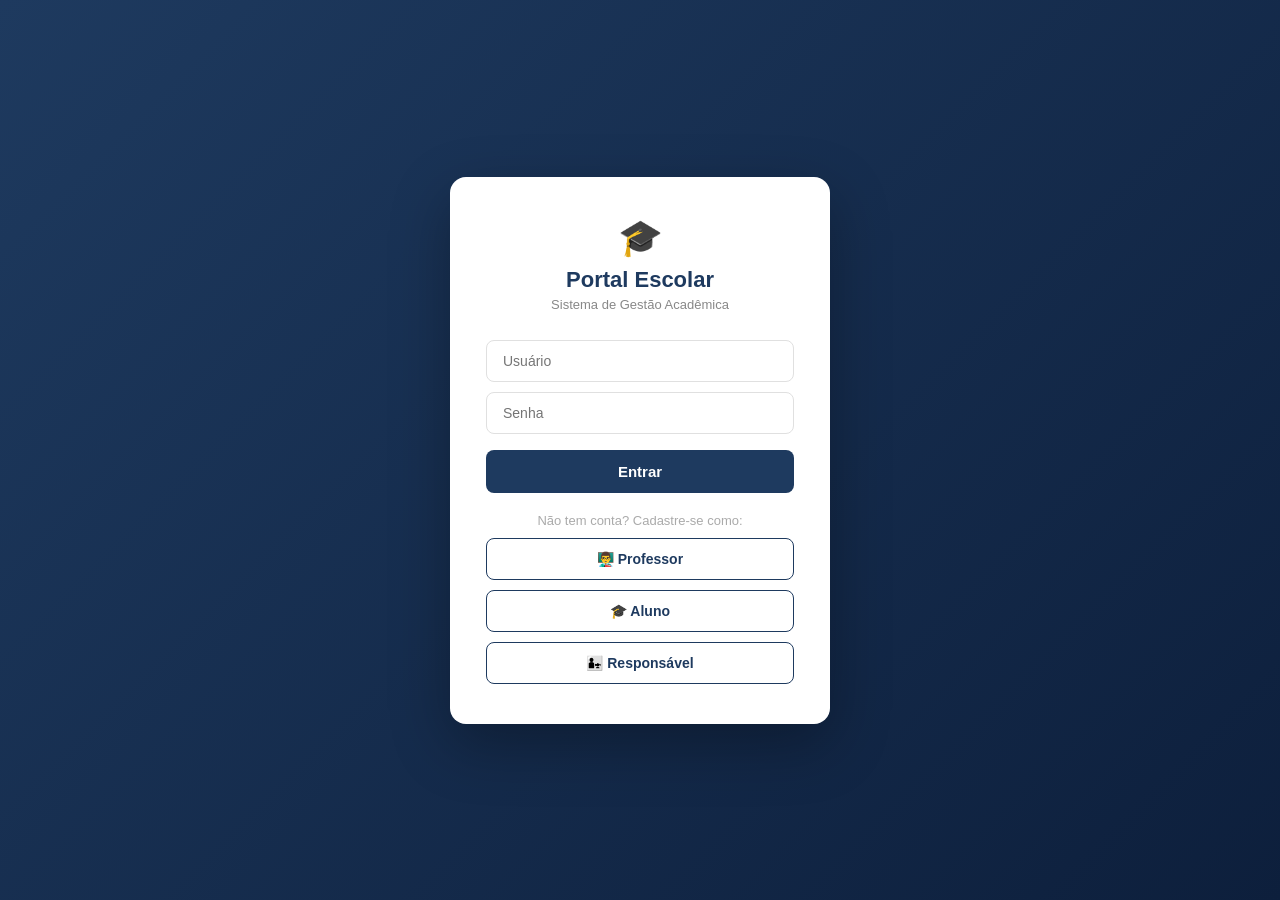
<file: frontend/portal-frontend/index.html>
<!DOCTYPE html>
<html lang="pt-br">
<head>
    <meta charset="UTF-8">
    <meta name="viewport" content="width=device-width, initial-scale=1.0">
    <title>Portal Escolar — Login</title>
    <link rel="stylesheet" href="style.css">
</head>
<body>
<div class="container">
    <div class="card">
        <div class="logo">
            <span>🎓</span>
            <h1>Portal Escolar</h1>
            <p>Sistema de Gestão Acadêmica</p>
        </div>

        <input id="loginUsuario" type="text" placeholder="Usuário">
        <input id="loginSenha" type="password" placeholder="Senha">

        <button class="btn-primary" onclick="login()">Entrar</button>

        <div class="divider">Não tem conta? Cadastre-se como:</div>

        <a href="cadastro-professor.html"><button class="btn-secondary">👨‍🏫 Professor</button></a>
        <a href="cadastro-aluno.html"><button class="btn-secondary">🎓 Aluno</button></a>
        <a href="cadastro-responsavel.html"><button class="btn-secondary">👨‍👧 Responsável</button></a>
    </div>
</div>
<script src="script.js"></script>
</body>
</html>
</file>
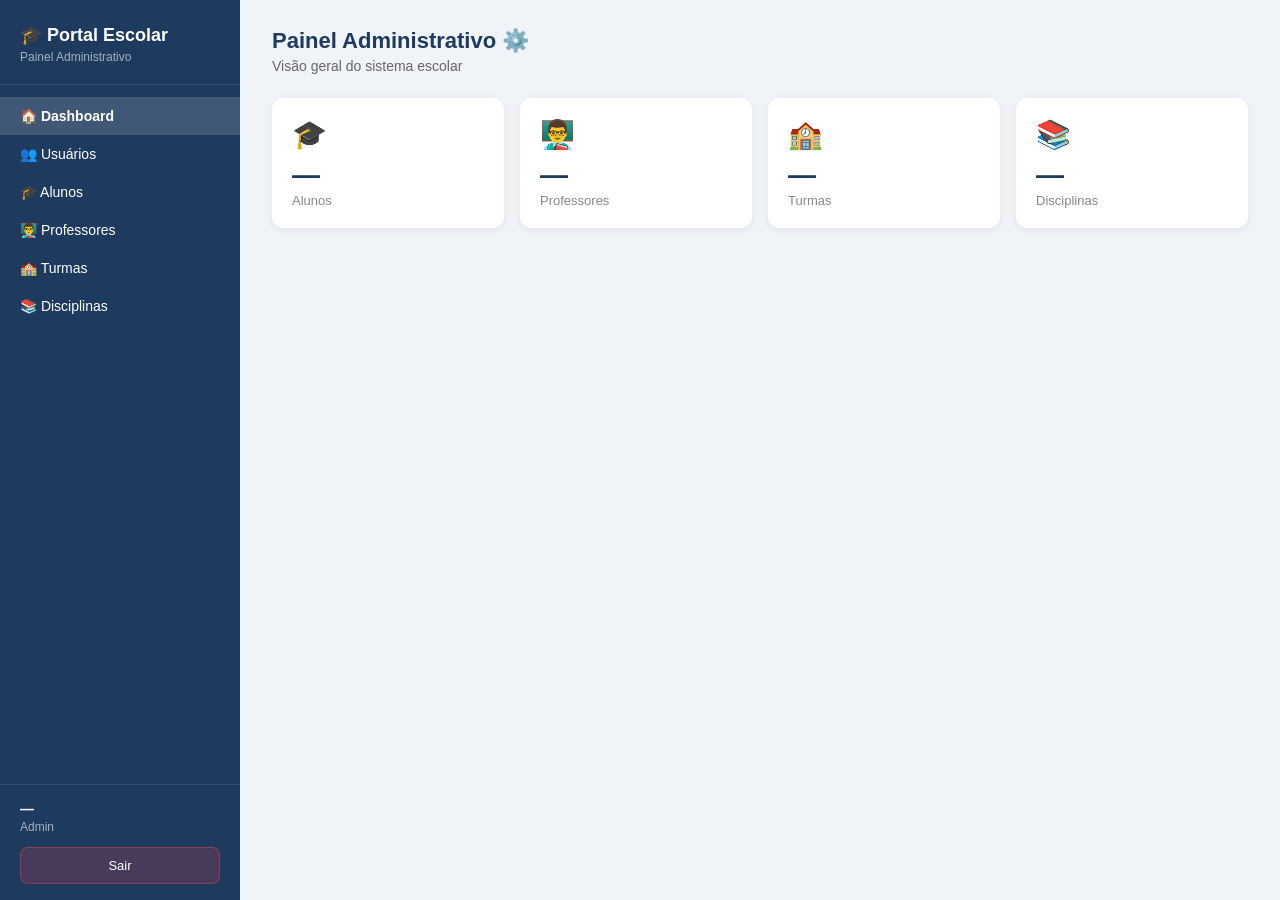
<file: frontend/portal-frontend/admin.html>
<!DOCTYPE html>
<html lang="pt-br">
<head>
    <meta charset="UTF-8">
    <meta name="viewport" content="width=device-width, initial-scale=1.0">
    <title>Painel Admin — Portal Escolar</title>
    <link rel="stylesheet" href="logado.css">
</head>
<body>
<div class="layout">

    <aside class="sidebar">
        <div class="sidebar-header">
            <h2>🎓 Portal Escolar</h2>
            <p>Painel Administrativo</p>
        </div>
        <nav>
            <ul>
                <li data-secao="dashboard" class="active" onclick="mostrarSecao('dashboard')">🏠 Dashboard</li>
                <li data-secao="usuarios" onclick="mostrarSecao('usuarios')">👥 Usuários</li>
                <li data-secao="alunos" onclick="mostrarSecao('alunos')">🎓 Alunos</li>
                <li data-secao="professores" onclick="mostrarSecao('professores')">👨‍🏫 Professores</li>
                <li data-secao="turmas" onclick="mostrarSecao('turmas')">🏫 Turmas</li>
                <li data-secao="disciplinas" onclick="mostrarSecao('disciplinas')">📚 Disciplinas</li>
            </ul>
        </nav>
        <div class="sidebar-footer">
            <div class="user-info">
                <strong id="usuarioLogado">—</strong>
                <span id="tipoUsuario">Admin</span>
            </div>
            <button class="btn-logout" onclick="logout()">Sair</button>
        </div>
    </aside>

    <main class="content">

        <!-- DASHBOARD -->
        <section id="dashboard" class="active">
            <div class="page-header">
                <h1>Painel Administrativo ⚙️</h1>
                <p>Visão geral do sistema escolar</p>
            </div>
            <div class="cards-grid">
                <div class="stat-card">
                    <div class="stat-icon">🎓</div>
                    <div class="stat-value" id="totalAlunos">—</div>
                    <div class="stat-label">Alunos</div>
                </div>
                <div class="stat-card">
                    <div class="stat-icon">👨‍🏫</div>
                    <div class="stat-value" id="totalProfessores">—</div>
                    <div class="stat-label">Professores</div>
                </div>
                <div class="stat-card">
                    <div class="stat-icon">🏫</div>
                    <div class="stat-value" id="totalTurmas">—</div>
                    <div class="stat-label">Turmas</div>
                </div>
                <div class="stat-card">
                    <div class="stat-icon">📚</div>
                    <div class="stat-value" id="totalDisciplinas">—</div>
                    <div class="stat-label">Disciplinas</div>
                </div>
            </div>
        </section>

        <!-- USUÁRIOS -->
        <section id="usuarios">
            <div class="page-header">
                <h1>👥 Usuários</h1>
                <p>Todos os usuários cadastrados no sistema</p>
            </div>
            <div class="section-card">
                <h2>Lista de Usuários</h2>
                <table>
                    <thead>
                        <tr><th>Nome</th><th>Usuário</th><th>Perfil</th></tr>
                    </thead>
                    <tbody id="listaUsuarios"></tbody>
                </table>
            </div>
        </section>

        <!-- ALUNOS -->
        <section id="alunos">
            <div class="page-header"><h1>🎓 Alunos</h1></div>
            <div class="section-card">
                <h2>Alunos Cadastrados</h2>
                <ul class="lista" id="listaAlunos"></ul>
            </div>
        </section>

        <!-- PROFESSORES -->
        <section id="professores">
            <div class="page-header"><h1>👨‍🏫 Professores</h1></div>
            <div class="section-card">
                <h2>Professores Cadastrados</h2>
                <ul class="lista" id="listaProfessores"></ul>
            </div>
        </section>

        <!-- TURMAS -->
        <section id="turmas">
            <div class="page-header"><h1>🏫 Turmas</h1></div>
            <div class="section-card">
                <h2>Criar Nova Turma</h2>
                <div class="form-row">
                    <input id="turmaNome"    type="text" placeholder="Nome (ex: 3º Ano A)">
                    <input id="turmaAno"     type="text" placeholder="Ano (ex: 2025)">
                    <input id="turmaPeriodo" type="text" placeholder="Período (Manhã/Tarde/Noite)">
                    <button class="btn btn-primary" onclick="criarTurma()">Criar</button>
                </div>
                <p id="turmaMensagem" style="margin:8px 0;font-size:14px;"></p>
                <h2 style="margin-top:16px;">Turmas Cadastradas</h2>
                <ul class="lista" id="listaTurmas"></ul>
            </div>
        </section>

        <!-- DISCIPLINAS -->
        <section id="disciplinas">
            <div class="page-header"><h1>📚 Disciplinas</h1></div>
            <div class="section-card">
                <h2>Criar Nova Disciplina</h2>
                <div class="form-row">
                    <input id="discNome"   type="text" placeholder="Nome (ex: Matemática)">
                    <input id="discCodigo" type="text" placeholder="Código (ex: MAT101)">
                    <button class="btn btn-primary" onclick="criarDisciplina()">Criar</button>
                </div>
                <p id="discMensagem" style="margin:8px 0;font-size:14px;"></p>
                <h2 style="margin-top:16px;">Disciplinas Cadastradas</h2>
                <ul class="lista" id="listaDisciplinas"></ul>
            </div>
        </section>

    </main>
</div>

<script src="script.js"></script>
<script>
    mostrarUsuario();

    function criarTurma() {
        const nome    = document.getElementById("turmaNome").value.trim();
        const ano     = document.getElementById("turmaAno").value.trim();
        const periodo = document.getElementById("turmaPeriodo").value.trim();
        if (!nome || !ano || !periodo) { alert("Preencha todos os campos!"); return; }
        fetch("http://localhost:8080/api/turmas", {
            method: "POST", headers: authHeaders(),
            body: JSON.stringify({ nome, ano, periodo })
        })
        .then(r => r.json())
        .then(() => {
            document.getElementById("turmaMensagem").innerText = "✅ Turma criada!";
            carregarTurmas();
        }).catch(() => { document.getElementById("turmaMensagem").innerText = "❌ Erro ao criar turma."; });
    }

    function criarDisciplina() {
        const nome   = document.getElementById("discNome").value.trim();
        const codigo = document.getElementById("discCodigo").value.trim();
        if (!nome) { alert("Informe o nome da disciplina!"); return; }
        fetch("http://localhost:8080/api/disciplinas", {
            method: "POST", headers: authHeaders(),
            body: JSON.stringify({ nome, codigo })
        })
        .then(r => r.json())
        .then(() => {
            document.getElementById("discMensagem").innerText = "✅ Disciplina criada!";
            carregarDisciplinas();
        }).catch(() => { document.getElementById("discMensagem").innerText = "❌ Erro ao criar disciplina."; });
    }

    // Dashboard stats
    fetch("http://localhost:8080/api/alunos",      { headers: authHeaders() }).then(r=>r.json()).then(d=>{ document.getElementById("totalAlunos").innerText = d.length; }).catch(()=>{});
    fetch("http://localhost:8080/api/professores", { headers: authHeaders() }).then(r=>r.json()).then(d=>{ document.getElementById("totalProfessores").innerText = d.length; }).catch(()=>{});
    fetch("http://localhost:8080/api/turmas",      { headers: authHeaders() }).then(r=>r.json()).then(d=>{ document.getElementById("totalTurmas").innerText = d.length; }).catch(()=>{});
    fetch("http://localhost:8080/api/disciplinas", { headers: authHeaders() }).then(r=>r.json()).then(d=>{ document.getElementById("totalDisciplinas").innerText = d.length; }).catch(()=>{});
</script>
</body>
</html>
</file>
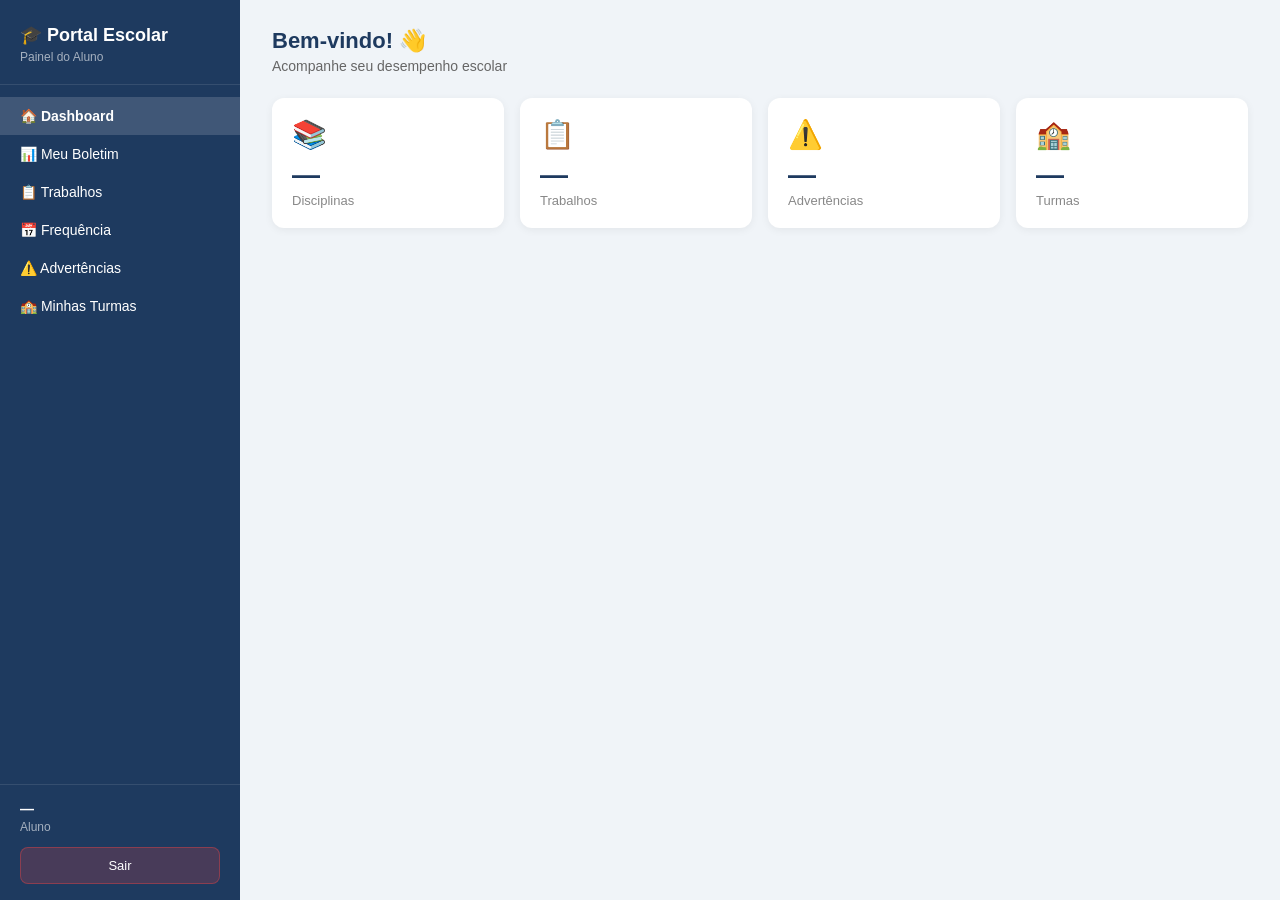
<file: frontend/portal-frontend/aluno.html>
<!DOCTYPE html>
<html lang="pt-br">
<head>
    <meta charset="UTF-8">
    <meta name="viewport" content="width=device-width, initial-scale=1.0">
    <title>Painel Aluno — Portal Escolar</title>
    <link rel="stylesheet" href="logado.css">
</head>
<body>
<div class="layout">
    <aside class="sidebar">
        <div class="sidebar-header"><h2>🎓 Portal Escolar</h2><p>Painel do Aluno</p></div>
        <nav><ul>
            <li data-secao="dashboard" class="active" onclick="mostrarSecao('dashboard')">🏠 Dashboard</li>
            <li data-secao="boletim" onclick="mostrarSecao('boletim')">📊 Meu Boletim</li>
            <li data-secao="trabalhos" onclick="mostrarSecao('trabalhos')">📋 Trabalhos</li>
            <li data-secao="frequencias" onclick="mostrarSecao('frequencias')">📅 Frequência</li>
            <li data-secao="advertencias" onclick="mostrarSecao('advertencias')">⚠️ Advertências</li>
            <li data-secao="turmas" onclick="mostrarSecao('turmas')">🏫 Minhas Turmas</li>
        </ul></nav>
        <div class="sidebar-footer">
            <div class="user-info"><strong id="usuarioLogado">—</strong><span id="tipoUsuario">Aluno</span></div>
            <button class="btn-logout" onclick="logout()">Sair</button>
        </div>
    </aside>

    <main class="content">

        <!-- DASHBOARD -->
        <section id="dashboard" class="active">
            <div class="page-header"><h1>Bem-vindo! 👋</h1><p>Acompanhe seu desempenho escolar</p></div>
            <div class="cards-grid">
                <div class="stat-card"><div class="stat-icon">📚</div><div class="stat-value" id="totalDisciplinas">—</div><div class="stat-label">Disciplinas</div></div>
                <div class="stat-card"><div class="stat-icon">📋</div><div class="stat-value" id="totalTrabalhos">—</div><div class="stat-label">Trabalhos</div></div>
                <div class="stat-card"><div class="stat-icon">⚠️</div><div class="stat-value" id="totalAdvertencias">—</div><div class="stat-label">Advertências</div></div>
                <div class="stat-card"><div class="stat-icon">🏫</div><div class="stat-value" id="totalTurmas">—</div><div class="stat-label">Turmas</div></div>
            </div>
        </section>

        <!-- BOLETIM -->
        <section id="boletim">
            <div class="page-header"><h1>📊 Meu Boletim</h1><p>Notas por disciplina e bimestre</p></div>
            <div class="section-card">
                <h2>Boletim Escolar</h2>
                <div id="boletimContainer"><p style="color:#888;text-align:center;padding:20px">Carregando boletim...</p></div>
            </div>
        </section>

        <!-- TRABALHOS -->
        <section id="trabalhos">
            <div class="page-header"><h1>📋 Trabalhos</h1><p>Trabalhos e prazos das suas turmas</p></div>
            <div class="section-card"><h2>Trabalhos Pendentes e Realizados</h2><ul class="lista" id="listaTrabalhos"></ul></div>
        </section>

        <!-- FREQUÊNCIA -->
        <section id="frequencias">
            <div class="page-header"><h1>📅 Frequência</h1><p>Histórico de presença</p></div>
            <div class="section-card"><h2>Registros de Presença</h2><ul class="lista" id="listaFrequencias"></ul></div>
        </section>

        <!-- ADVERTÊNCIAS -->
        <section id="advertencias">
            <div class="page-header"><h1>⚠️ Advertências</h1><p>Ocorrências disciplinares</p></div>
            <div class="section-card"><h2>Minhas Advertências</h2><ul class="lista" id="listaAdvertencias"></ul></div>
        </section>

        <!-- TURMAS -->
        <section id="turmas">
            <div class="page-header"><h1>🏫 Minhas Turmas</h1></div>
            <div class="section-card"><h2>Turmas Matriculado</h2><ul class="lista" id="listaTurmas"></ul></div>
        </section>

    </main>
</div>
<script src="script.js"></script>
<script>
    mostrarUsuario();
    const u = getUsuario();

    // Boletim ao abrir
    setTimeout(() => { if (u) carregarBoletim(u.id); }, 500);

    // Dashboard stats
    fetch(API + "/disciplinas", { headers: authHeaders() }).then(r=>r.json()).then(d=>{ document.getElementById("totalDisciplinas").innerText = d.length; }).catch(()=>{});
    fetch(API + "/trabalhos", { headers: authHeaders() }).then(r=>r.json()).then(d=>{ document.getElementById("totalTrabalhos").innerText = d.length; }).catch(()=>{});
    fetch(API + "/turmas", { headers: authHeaders() }).then(r=>r.json()).then(d=>{ document.getElementById("totalTurmas").innerText = d.length; }).catch(()=>{});
    if (u) fetch(API + "/advertencias/aluno/" + u.id, { headers: authHeaders() }).then(r=>r.json()).then(d=>{ document.getElementById("totalAdvertencias").innerText = d.length; }).catch(()=>{});
</script>
</body>
</html>
</file>
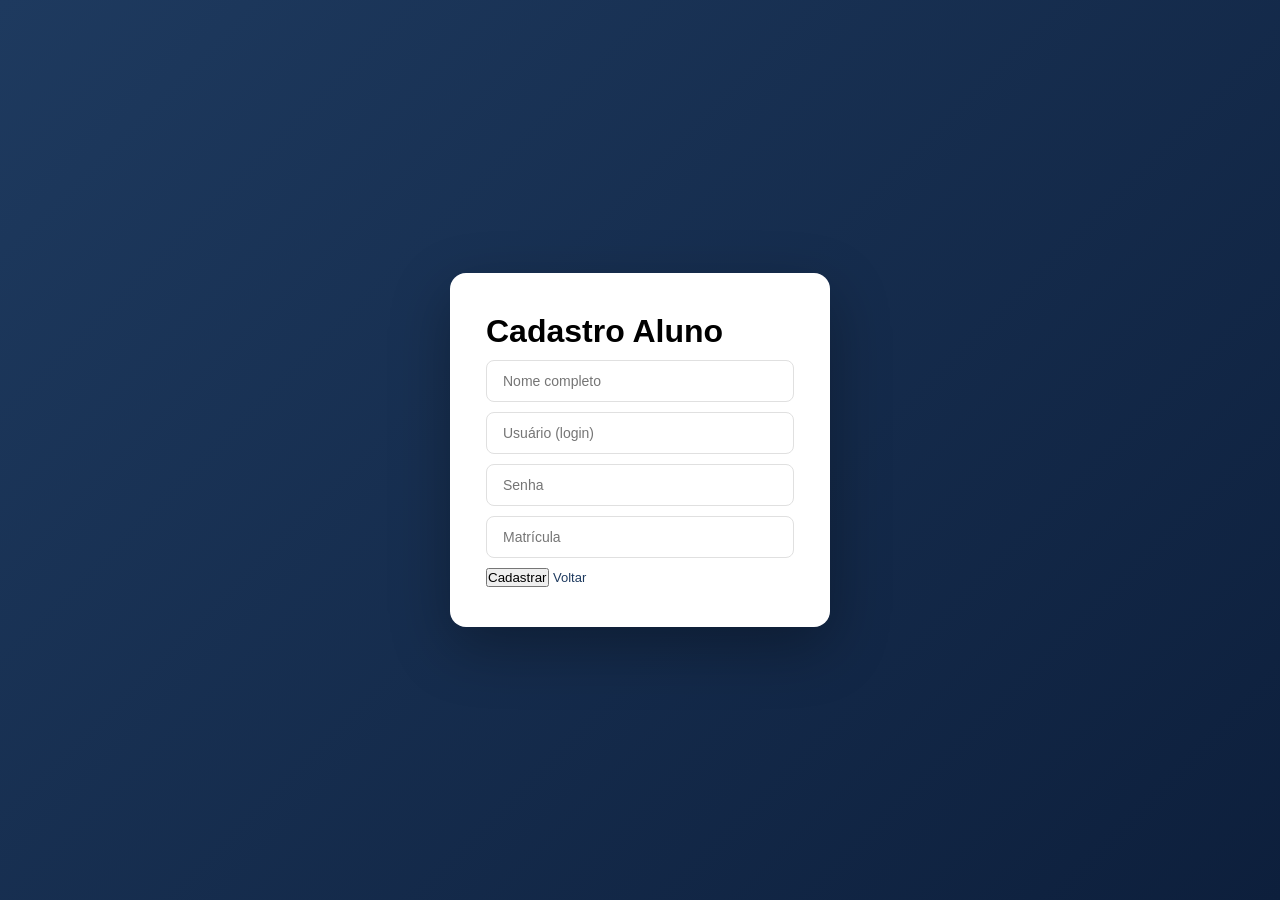
<file: frontend/portal-frontend/cadastro-aluno.html>
<!DOCTYPE html>
<html lang="pt-br">
<head>
    <meta charset="UTF-8">
    <title>Cadastro Aluno - Portal Escolar</title>
    <link rel="stylesheet" href="style.css">
    <script src="script.js"></script>
</head>
<body>

<div class="container">
    <div class="card">
        <h1>Cadastro Aluno</h1>

        <input id="nome"      type="text"     placeholder="Nome completo">
        <input id="usuario"   type="text"     placeholder="Usuário (login)">
        <input id="senha"     type="password" placeholder="Senha">
        <input id="matricula" type="text"     placeholder="Matrícula">

        <button onclick="cadastrarAluno()">Cadastrar</button>

        <a href="index.html">Voltar</a>
    </div>
</div>

</body>
</html>
</file>
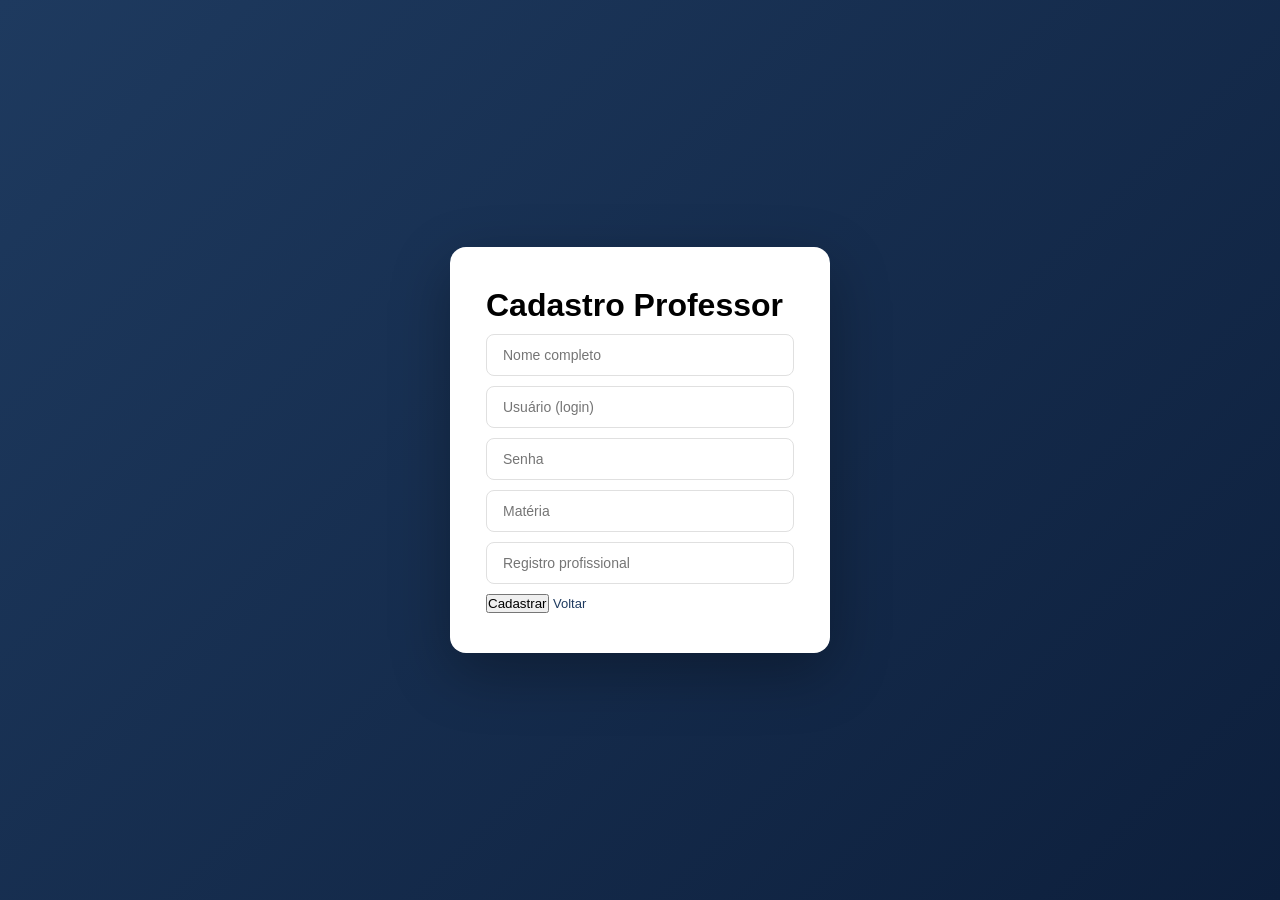
<file: frontend/portal-frontend/cadastro-professor.html>
<!DOCTYPE html>
<html lang="pt-br">
<head>
    <meta charset="UTF-8">
    <title>Cadastro Professor - Portal Escolar</title>
    <link rel="stylesheet" href="style.css">
    <script src="script.js"></script>
</head>
<body>

<div class="container">
    <div class="card">
        <h1>Cadastro Professor</h1>

        <input id="nome"      type="text"     placeholder="Nome completo">
        <input id="usuario"   type="text"     placeholder="Usuário (login)">
        <input id="senha"     type="password" placeholder="Senha">
        <input id="materia"   type="text"     placeholder="Matéria">
        <input id="registro"  type="text"     placeholder="Registro profissional">

        <button onclick="cadastrarProfessor()">Cadastrar</button>

        <a href="index.html">Voltar</a>
    </div>
</div>

</body>
</html>
</file>
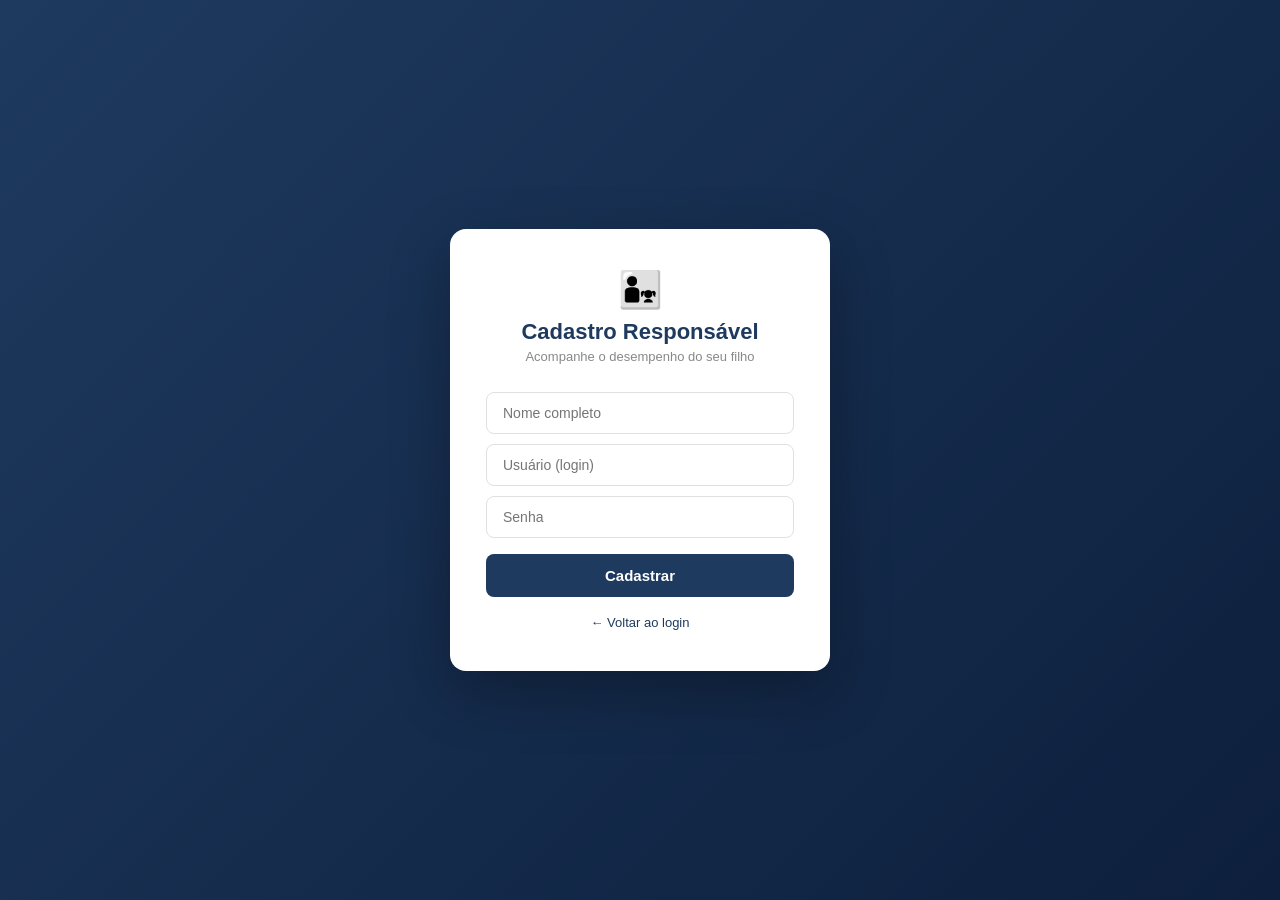
<file: frontend/portal-frontend/cadastro-responsavel.html>
<!DOCTYPE html>
<html lang="pt-br">
<head>
    <meta charset="UTF-8">
    <meta name="viewport" content="width=device-width, initial-scale=1.0">
    <title>Cadastro Responsável — Portal Escolar</title>
    <link rel="stylesheet" href="style.css">
</head>
<body>
<div class="container">
    <div class="card">
        <div class="logo">
            <span>👨‍👧</span>
            <h1>Cadastro Responsável</h1>
            <p>Acompanhe o desempenho do seu filho</p>
        </div>

        <input id="nome"    type="text"     placeholder="Nome completo">
        <input id="usuario" type="text"     placeholder="Usuário (login)">
        <input id="senha"   type="password" placeholder="Senha">

        <button class="btn-primary" onclick="cadastrarResponsavel()">Cadastrar</button>

        <div class="text-center">
            <a href="index.html">← Voltar ao login</a>
        </div>
    </div>
</div>
<script src="script.js"></script>
</body>
</html>
</file>
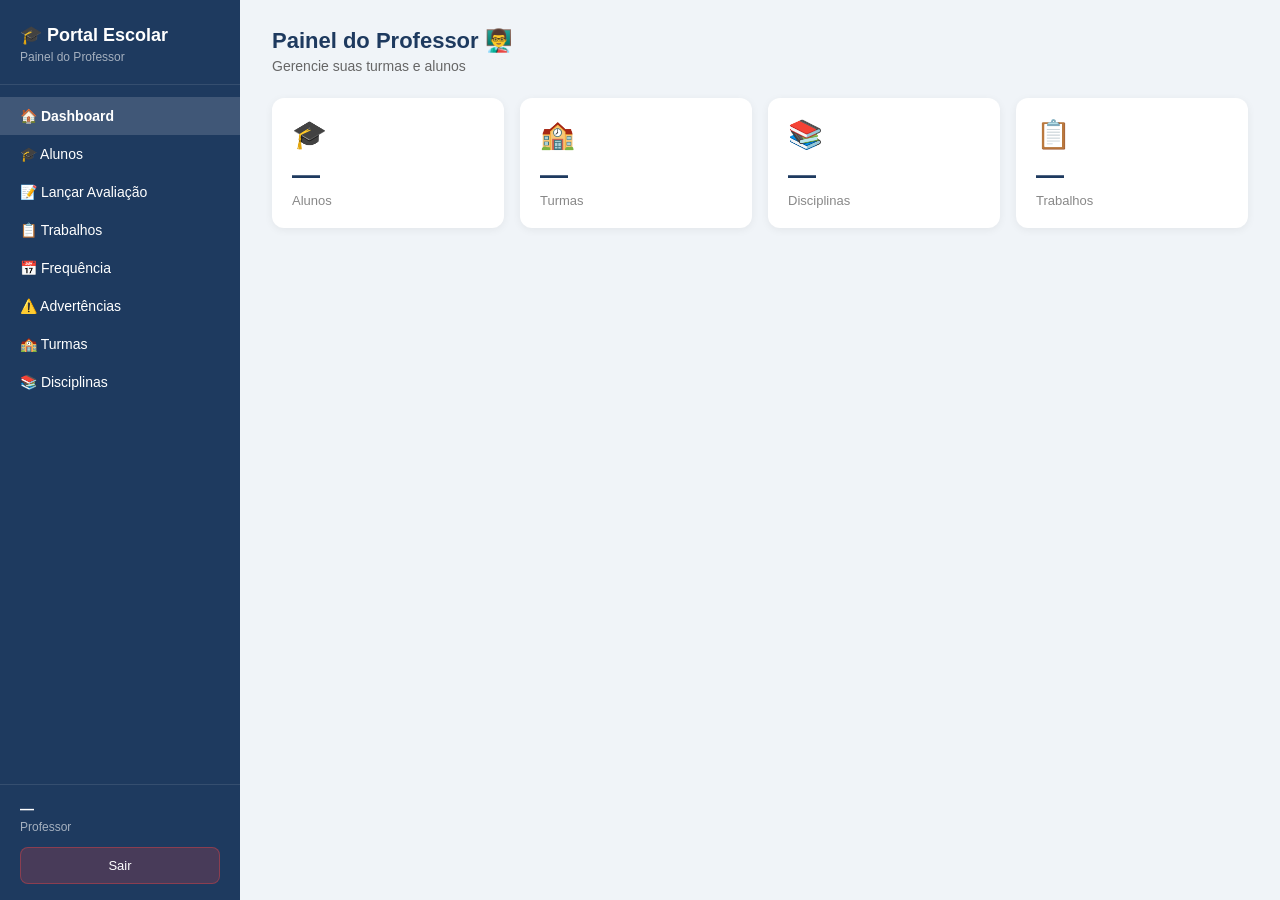
<file: frontend/portal-frontend/professor.html>
<!DOCTYPE html>
<html lang="pt-br">
<head>
    <meta charset="UTF-8">
    <meta name="viewport" content="width=device-width, initial-scale=1.0">
    <title>Painel Professor — Portal Escolar</title>
    <link rel="stylesheet" href="logado.css">
</head>
<body>
<div class="layout">
    <aside class="sidebar">
        <div class="sidebar-header"><h2>🎓 Portal Escolar</h2><p>Painel do Professor</p></div>
        <nav><ul>
            <li data-secao="dashboard" class="active" onclick="mostrarSecao('dashboard')">🏠 Dashboard</li>
            <li data-secao="alunos" onclick="mostrarSecao('alunos')">🎓 Alunos</li>
            <li data-secao="lancarAvaliacao" onclick="mostrarSecao('lancarAvaliacao')">📝 Lançar Avaliação</li>
            <li data-secao="trabalhos" onclick="mostrarSecao('trabalhos')">📋 Trabalhos</li>
            <li data-secao="frequencia" onclick="mostrarSecao('frequencia')">📅 Frequência</li>
            <li data-secao="advertencias" onclick="mostrarSecao('advertencias')">⚠️ Advertências</li>
            <li data-secao="turmas" onclick="mostrarSecao('turmas')">🏫 Turmas</li>
            <li data-secao="disciplinas" onclick="mostrarSecao('disciplinas')">📚 Disciplinas</li>
        </ul></nav>
        <div class="sidebar-footer">
            <div class="user-info"><strong id="usuarioLogado">—</strong><span id="tipoUsuario">Professor</span></div>
            <button class="btn-logout" onclick="logout()">Sair</button>
        </div>
    </aside>

    <main class="content">

        <!-- DASHBOARD -->
        <section id="dashboard" class="active">
            <div class="page-header"><h1>Painel do Professor 👨‍🏫</h1><p>Gerencie suas turmas e alunos</p></div>
            <div class="cards-grid">
                <div class="stat-card"><div class="stat-icon">🎓</div><div class="stat-value" id="totalAlunos">—</div><div class="stat-label">Alunos</div></div>
                <div class="stat-card"><div class="stat-icon">🏫</div><div class="stat-value" id="totalTurmas">—</div><div class="stat-label">Turmas</div></div>
                <div class="stat-card"><div class="stat-icon">📚</div><div class="stat-value" id="totalDisciplinas">—</div><div class="stat-label">Disciplinas</div></div>
                <div class="stat-card"><div class="stat-icon">📋</div><div class="stat-value" id="totalTrabalhos">—</div><div class="stat-label">Trabalhos</div></div>
            </div>
        </section>

        <!-- ALUNOS -->
        <section id="alunos">
            <div class="page-header"><h1>🎓 Alunos</h1><p>Lista com IDs para lançamentos</p></div>
            <div class="section-card"><h2>Alunos Cadastrados</h2><ul class="lista" id="listaAlunos"></ul></div>
        </section>

        <!-- LANÇAR AVALIAÇÃO -->
        <section id="lancarAvaliacao">
            <div class="page-header"><h1>📝 Lançar Avaliação</h1><p>Prova, Trabalho ou Participação</p></div>
            <div class="section-card">
                <h2>Nova Avaliação</h2>
                <div class="form-row">
                    <input id="avAlunoId" type="number" placeholder="ID do Aluno">
                    <input id="avDisciplinaId" type="number" placeholder="ID da Disciplina">
                </div>
                <div class="form-row">
                    <select id="avTipo">
                        <option value="">Tipo de Avaliação</option>
                        <option value="PROVA">📝 Prova</option>
                        <option value="TRABALHO">📋 Trabalho</option>
                        <option value="PARTICIPACAO">🙋 Participação</option>
                    </select>
                    <select id="avBimestre">
                        <option value="">Bimestre</option>
                        <option value="1">1º Bimestre</option>
                        <option value="2">2º Bimestre</option>
                        <option value="3">3º Bimestre</option>
                        <option value="4">4º Bimestre</option>
                    </select>
                    <input id="avValor" type="number" step="0.1" min="0" max="10" placeholder="Nota (0-10)">
                </div>
                <input id="avDescricao" type="text" placeholder="Descrição (ex: Prova bimestral, Trabalho em grupo)" style="margin-bottom:12px">
                <button class="btn btn-primary" onclick="lancarAvaliacao()">Lançar</button>
                <p id="avMensagem" style="margin-top:10px;font-size:14px;"></p>
            </div>
            <div class="section-card" style="margin-top:16px">
                <h2>Consultar Avaliações de um Aluno</h2>
                <div class="form-row">
                    <input id="consultaAlunoId" type="number" placeholder="ID do Aluno">
                    <button class="btn btn-primary" onclick="consultarAvaliacoesAluno()">Buscar</button>
                </div>
                <div id="resultadoAvaliacoes" style="margin-top:12px"></div>
            </div>
        </section>

        <!-- TRABALHOS -->
        <section id="trabalhos">
            <div class="page-header"><h1>📋 Trabalhos</h1><p>Cadastre trabalhos com prazo para as turmas</p></div>
            <div class="section-card">
                <h2>Novo Trabalho</h2>
                <div class="form-row">
                    <input id="trabTitulo" type="text" placeholder="Título do trabalho">
                    <input id="trabDisciplinaId" type="number" placeholder="ID da Disciplina">
                    <input id="trabTurmaId" type="number" placeholder="ID da Turma">
                </div>
                <div class="form-row">
                    <input id="trabPrazo" type="date">
                    <select id="trabBimestre">
                        <option value="">Bimestre</option>
                        <option value="1">1º Bimestre</option>
                        <option value="2">2º Bimestre</option>
                        <option value="3">3º Bimestre</option>
                        <option value="4">4º Bimestre</option>
                    </select>
                </div>
                <input id="trabDescricao" type="text" placeholder="Descrição (opcional)" style="margin-bottom:12px">
                <button class="btn btn-primary" onclick="criarTrabalho()">Cadastrar Trabalho</button>
                <p id="trabMensagem" style="margin-top:10px;font-size:14px;"></p>
                <h2 style="margin-top:20px">Trabalhos Cadastrados</h2>
                <ul class="lista" id="listaTrabalhos"></ul>
            </div>
        </section>

        <!-- FREQUÊNCIA -->
        <section id="frequencia">
            <div class="page-header"><h1>📅 Registrar Frequência</h1></div>
            <div class="section-card">
                <h2>Registrar Presença</h2>
                <div class="form-row">
                    <input id="freqAlunoId" type="number" placeholder="ID do Aluno">
                    <input id="freqDisciplinaId" type="number" placeholder="ID da Disciplina">
                    <input id="freqData" type="date">
                    <select id="freqPresente">
                        <option value="true">✅ Presente</option>
                        <option value="false">❌ Falta</option>
                    </select>
                </div>
                <input id="freqObs" type="text" placeholder="Observação (opcional)" style="margin-bottom:12px">
                <button class="btn btn-primary" onclick="registrarFrequencia()">Registrar</button>
                <p id="freqMensagem" style="margin-top:10px;font-size:14px;"></p>
                <h2 style="margin-top:20px">Consultar Frequência</h2>
                <div class="form-row">
                    <input id="freqConsultaAluno" type="number" placeholder="ID do Aluno">
                    <input id="freqConsultaDisc" type="number" placeholder="ID da Disciplina">
                    <button class="btn btn-primary" onclick="verResumoFrequencia()">Ver Resumo</button>
                </div>
                <div id="resumoFreq" style="margin-top:12px"></div>
            </div>
        </section>

        <!-- ADVERTÊNCIAS -->
        <section id="advertencias">
            <div class="page-header"><h1>⚠️ Advertências</h1><p>Registre ocorrências disciplinares</p></div>
            <div class="section-card">
                <h2>Registrar Advertência</h2>
                <div class="form-row">
                    <input id="advAlunoId" type="number" placeholder="ID do Aluno">
                    <input id="advData" type="date">
                    <select id="advGravidade">
                        <option value="LEVE">🟡 Leve</option>
                        <option value="MEDIA">🟠 Média</option>
                        <option value="GRAVE">🔴 Grave</option>
                    </select>
                </div>
                <input id="advDescricao" type="text" placeholder="Descrição da ocorrência" style="margin-bottom:12px">
                <button class="btn btn-primary" onclick="registrarAdvertencia()">Registrar</button>
                <p id="advMensagem" style="margin-top:10px;font-size:14px;"></p>
                <h2 style="margin-top:20px">Consultar Advertências</h2>
                <div class="form-row">
                    <input id="advConsultaAluno" type="number" placeholder="ID do Aluno">
                    <button class="btn btn-primary" onclick="verAdvertenciasAluno()">Buscar</button>
                </div>
                <ul class="lista" id="listaAdvertenciasConsulta" style="margin-top:12px"></ul>
            </div>
        </section>

        <!-- TURMAS -->
        <section id="turmas">
            <div class="page-header"><h1>🏫 Turmas</h1></div>
            <div class="section-card"><h2>Turmas</h2><ul class="lista" id="listaTurmas"></ul></div>
        </section>

        <!-- DISCIPLINAS -->
        <section id="disciplinas">
            <div class="page-header"><h1>📚 Disciplinas</h1></div>
            <div class="section-card"><h2>Disciplinas</h2><ul class="lista" id="listaDisciplinas"></ul></div>
        </section>

    </main>
</div>
<script src="script.js"></script>
<script>
    mostrarUsuario();

    function lancarAvaliacao() {
        const alunoId = document.getElementById("avAlunoId").value;
        const disciplinaId = document.getElementById("avDisciplinaId").value;
        const tipo = document.getElementById("avTipo").value;
        const bimestre = document.getElementById("avBimestre").value;
        const valor = document.getElementById("avValor").value;
        const descricao = document.getElementById("avDescricao").value;
        if (!alunoId || !disciplinaId || !tipo || !bimestre || !valor) { alert("Preencha todos os campos!"); return; }
        fetch(API + "/avaliacoes", { method: "POST", headers: authHeaders(), body: JSON.stringify({ alunoId, disciplinaId, tipo, bimestre, valor, descricao }) })
        .then(r => r.json())
        .then(() => { document.getElementById("avMensagem").innerText = "✅ Avaliação lançada!"; })
        .catch(() => { document.getElementById("avMensagem").innerText = "❌ Erro ao lançar."; });
    }

    function consultarAvaliacoesAluno() {
        const id = document.getElementById("consultaAlunoId").value;
        if (!id) return;
        fetch(API + "/avaliacoes/aluno/" + id, { headers: authHeaders() }).then(r => r.json()).then(avs => {
            const el = document.getElementById("resultadoAvaliacoes");
            el.innerHTML = avs.length ? avs.map(av => {
                const cls = av.valor >= 7 ? "aprovado" : av.valor >= 5 ? "neutro" : "reprovado";
                return `<div class="nota-display"><div class="nota-circle ${cls}">${av.valor?.toFixed(1)}</div><div class="nota-info"><strong>${av.disciplina?.nome} — ${av.tipo}</strong><span>${av.bimestre}º Bim${av.descricao ? " | " + av.descricao : ""}</span></div></div>`;
            }).join("") : '<p>Nenhuma avaliação encontrada.</p>';
        });
    }

    function criarTrabalho() {
        const titulo = document.getElementById("trabTitulo").value.trim();
        const disciplinaId = document.getElementById("trabDisciplinaId").value;
        const turmaId = document.getElementById("trabTurmaId").value;
        const prazo = document.getElementById("trabPrazo").value;
        const bimestre = document.getElementById("trabBimestre").value;
        const descricao = document.getElementById("trabDescricao").value;
        if (!titulo || !prazo) { alert("Preencha título e prazo!"); return; }
        const body = { titulo, descricao, prazo, bimestre: bimestre || null };
        if (disciplinaId) body.disciplina = { id: disciplinaId };
        if (turmaId) body.turma = { id: turmaId };
        fetch(API + "/trabalhos", { method: "POST", headers: authHeaders(), body: JSON.stringify(body) })
        .then(r => r.json())
        .then(() => { document.getElementById("trabMensagem").innerText = "✅ Trabalho cadastrado!"; carregarTrabalhos(); })
        .catch(() => { document.getElementById("trabMensagem").innerText = "❌ Erro ao cadastrar."; });
    }

    function registrarFrequencia() {
        const alunoId = document.getElementById("freqAlunoId").value;
        const disciplinaId = document.getElementById("freqDisciplinaId").value;
        const data = document.getElementById("freqData").value;
        const presente = document.getElementById("freqPresente").value;
        const observacao = document.getElementById("freqObs").value;
        if (!alunoId || !disciplinaId || !data) { alert("Preencha os campos obrigatórios!"); return; }
        fetch(API + "/frequencias", { method: "POST", headers: authHeaders(), body: JSON.stringify({ alunoId, disciplinaId, data, presente, observacao }) })
        .then(r => r.json())
        .then(() => { document.getElementById("freqMensagem").innerText = "✅ Frequência registrada!"; })
        .catch(() => { document.getElementById("freqMensagem").innerText = "❌ Erro ao registrar."; });
    }

    function verResumoFrequencia() {
        const alunoId = document.getElementById("freqConsultaAluno").value;
        const discId = document.getElementById("freqConsultaDisc").value;
        if (!alunoId || !discId) { alert("Informe ID do aluno e da disciplina!"); return; }
        fetch(API + "/frequencias/resumo/" + alunoId + "/" + discId, { headers: authHeaders() })
        .then(r => r.json())
        .then(d => {
            const cor = d.percentualPresenca >= 75 ? "#dcfce7" : "#fee2e2";
            document.getElementById("resumoFreq").innerHTML = `<div style="background:${cor};padding:16px;border-radius:10px;margin-top:8px">Presença: <strong>${d.percentualPresenca}%</strong> | Presenças: ${d.presencas} | Faltas: ${d.faltas} | <span class="badge ${d.situacao === 'APROVADO' ? 'badge-green' : 'badge-red'}">${d.situacao}</span></div>`;
        }).catch(() => {});
    }

    function registrarAdvertencia() {
        const alunoId = document.getElementById("advAlunoId").value;
        const data = document.getElementById("advData").value;
        const gravidade = document.getElementById("advGravidade").value;
        const descricao = document.getElementById("advDescricao").value.trim();
        if (!alunoId || !data || !descricao) { alert("Preencha todos os campos!"); return; }
        fetch(API + "/advertencias", { method: "POST", headers: authHeaders(), body: JSON.stringify({ alunoId, data, gravidade, descricao }) })
        .then(r => r.json())
        .then(() => { document.getElementById("advMensagem").innerText = "✅ Advertência registrada!"; })
        .catch(() => { document.getElementById("advMensagem").innerText = "❌ Erro ao registrar."; });
    }

    function verAdvertenciasAluno() {
        const id = document.getElementById("advConsultaAluno").value;
        if (!id) return;
        fetch(API + "/advertencias/aluno/" + id, { headers: authHeaders() }).then(r => r.json()).then(advs => {
            const lista = document.getElementById("listaAdvertenciasConsulta");
            const cor = { LEVE: "badge-blue", MEDIA: "badge-yellow", GRAVE: "badge-red" };
            lista.innerHTML = advs.length ? advs.map(a => `<li>⚠️ <strong>${a.descricao}</strong> — ${a.data} <span class="badge ${cor[a.gravidade]}">${a.gravidade}</span></li>`).join("") : "<li>Nenhuma advertência ✅</li>";
        });
    }

    // Dashboard stats
    fetch(API + "/alunos", { headers: authHeaders() }).then(r=>r.json()).then(d=>{ document.getElementById("totalAlunos").innerText = d.length; }).catch(()=>{});
    fetch(API + "/turmas", { headers: authHeaders() }).then(r=>r.json()).then(d=>{ document.getElementById("totalTurmas").innerText = d.length; }).catch(()=>{});
    fetch(API + "/disciplinas", { headers: authHeaders() }).then(r=>r.json()).then(d=>{ document.getElementById("totalDisciplinas").innerText = d.length; }).catch(()=>{});
    fetch(API + "/trabalhos", { headers: authHeaders() }).then(r=>r.json()).then(d=>{ document.getElementById("totalTrabalhos").innerText = d.length; }).catch(()=>{});
</script>
</body>
</html>
</file>
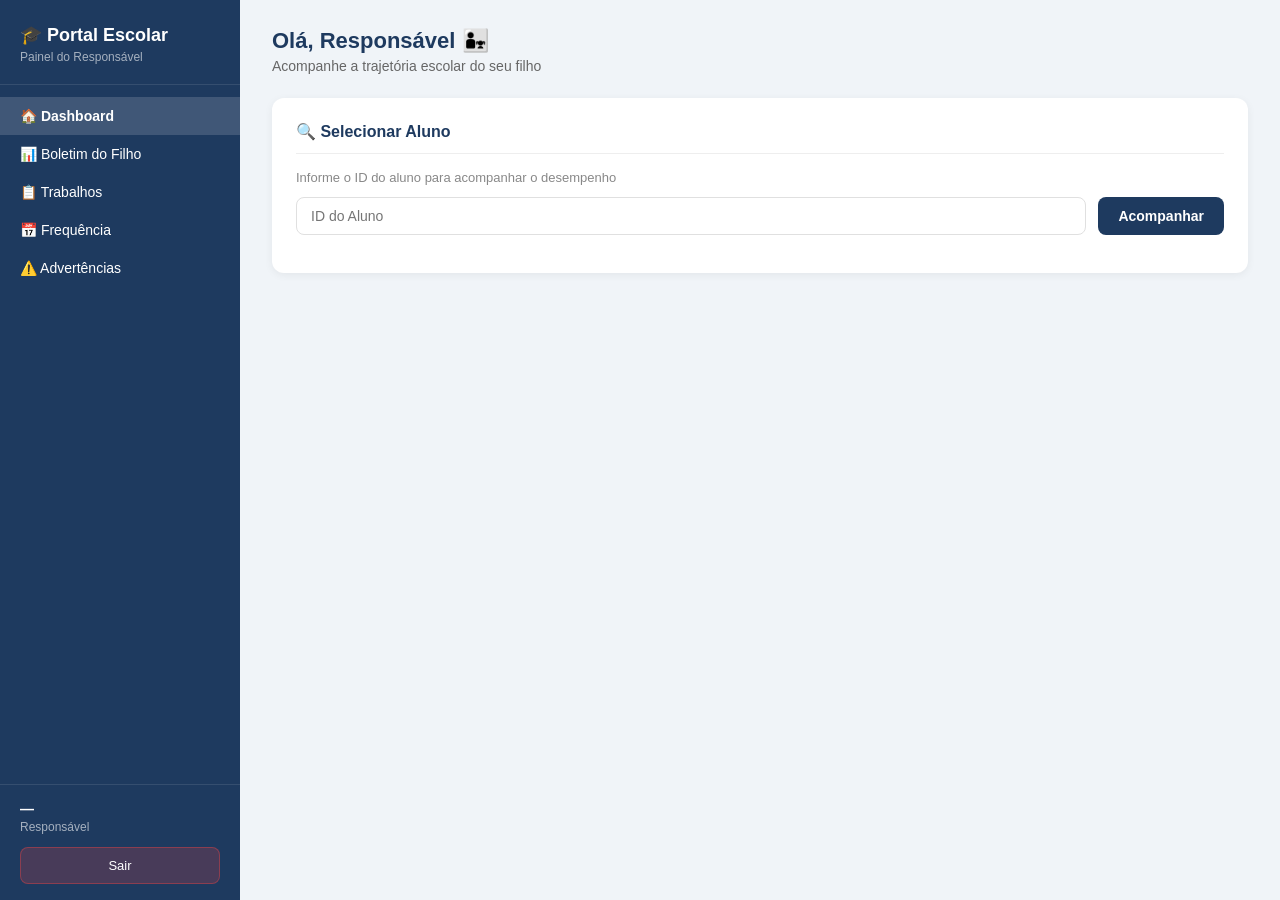
<file: frontend/portal-frontend/responsavel.html>
<!DOCTYPE html>
<html lang="pt-br">
<head>
    <meta charset="UTF-8">
    <meta name="viewport" content="width=device-width, initial-scale=1.0">
    <title>Painel Responsável — Portal Escolar</title>
    <link rel="stylesheet" href="logado.css">
</head>
<body>
<div class="layout">
    <aside class="sidebar">
        <div class="sidebar-header"><h2>🎓 Portal Escolar</h2><p>Painel do Responsável</p></div>
        <nav><ul>
            <li data-secao="dashboard" class="active" onclick="mostrarSecao('dashboard')">🏠 Dashboard</li>
            <li data-secao="boletim" onclick="mostrarSecao('boletim')">📊 Boletim do Filho</li>
            <li data-secao="trabalhos" onclick="mostrarSecao('trabalhos')">📋 Trabalhos</li>
            <li data-secao="frequencias" onclick="mostrarSecao('frequencias')">📅 Frequência</li>
            <li data-secao="advertencias" onclick="mostrarSecao('advertencias')">⚠️ Advertências</li>
        </ul></nav>
        <div class="sidebar-footer">
            <div class="user-info"><strong id="usuarioLogado">—</strong><span id="tipoUsuario">Responsável</span></div>
            <button class="btn-logout" onclick="logout()">Sair</button>
        </div>
    </aside>

    <main class="content">

        <!-- DASHBOARD -->
        <section id="dashboard" class="active">
            <div class="page-header"><h1>Olá, Responsável 👨‍👧</h1><p>Acompanhe a trajetória escolar do seu filho</p></div>

            <div class="section-card" style="margin-bottom:20px">
                <h2>🔍 Selecionar Aluno</h2>
                <p style="font-size:13px;color:#888;margin-bottom:12px">Informe o ID do aluno para acompanhar o desempenho</p>
                <div class="form-row">
                    <input id="alunoIdInput" type="number" placeholder="ID do Aluno">
                    <button class="btn btn-primary" onclick="selecionarAluno()">Acompanhar</button>
                </div>
                <div id="alunoSelecionado" style="margin-top:12px;"></div>
            </div>

            <div class="cards-grid" id="dashCards" style="display:none">
                <div class="stat-card"><div class="stat-icon">📋</div><div class="stat-value" id="totalTrabalhos">—</div><div class="stat-label">Trabalhos</div></div>
                <div class="stat-card"><div class="stat-icon">⚠️</div><div class="stat-value" id="totalAdvertencias">—</div><div class="stat-label">Advertências</div></div>
                <div class="stat-card"><div class="stat-icon">📅</div><div class="stat-value" id="totalFaltas">—</div><div class="stat-label">Faltas</div></div>
            </div>
        </section>

        <!-- BOLETIM -->
        <section id="boletim">
            <div class="page-header"><h1>📊 Boletim Escolar</h1><p>Notas por disciplina, tipo e bimestre</p></div>
            <div class="section-card">
                <h2>Boletim</h2>
                <div id="boletimContainer"><p style="color:#888;text-align:center;padding:20px">Selecione um aluno no Dashboard para ver o boletim.</p></div>
            </div>
        </section>

        <!-- TRABALHOS -->
        <section id="trabalhos">
            <div class="page-header"><h1>📋 Trabalhos</h1><p>Trabalhos e prazos</p></div>
            <div class="section-card"><h2>Trabalhos da Turma</h2><ul class="lista" id="listaTrabalhos"></ul></div>
        </section>

        <!-- FREQUÊNCIA -->
        <section id="frequencias">
            <div class="page-header"><h1>📅 Frequência</h1></div>
            <div class="section-card">
                <h2>Resumo de Presença por Disciplina</h2>
                <div class="form-row">
                    <input id="freqDiscId" type="number" placeholder="ID da Disciplina">
                    <button class="btn btn-primary" onclick="verResumoResp()">Ver Resumo</button>
                </div>
                <div id="resumoFreqResp" style="margin-top:12px"></div>
                <h2 style="margin-top:20px">Histórico de Frequência</h2>
                <ul class="lista" id="listaFrequencias"></ul>
            </div>
        </section>

        <!-- ADVERTÊNCIAS -->
        <section id="advertencias">
            <div class="page-header"><h1>⚠️ Advertências</h1><p>Ocorrências disciplinares do aluno</p></div>
            <div class="section-card"><h2>Advertências Registradas</h2><ul class="lista" id="listaAdvertencias"></ul></div>
        </section>

    </main>
</div>
<script src="script.js"></script>
<script>
    mostrarUsuario();
    let alunoAtualId = null;

    function selecionarAluno() {
        const id = document.getElementById("alunoIdInput").value;
        if (!id) { alert("Informe o ID do aluno!"); return; }
        alunoAtualId = id;

        // Busca info do aluno
        fetch(API + "/alunos", { headers: authHeaders() }).then(r => r.json()).then(alunos => {
            const aluno = alunos.find(a => a.id == id);
            if (aluno) {
                document.getElementById("alunoSelecionado").innerHTML = `
                    <div style="background:#dbeafe;padding:12px;border-radius:8px;font-size:14px">
                        👤 Acompanhando: <strong>${aluno.nome}</strong> | Matrícula: ${aluno.matricula || "—"}
                    </div>`;
                document.getElementById("dashCards").style.display = "grid";
            }
        });

        // Carrega stats
        fetch(API + "/advertencias/aluno/" + id, { headers: authHeaders() }).then(r=>r.json()).then(d=>{ document.getElementById("totalAdvertencias").innerText = d.length; }).catch(()=>{});
        fetch(API + "/frequencias/aluno/" + id, { headers: authHeaders() }).then(r=>r.json()).then(d=>{
            const faltas = d.filter(f => !f.presente).length;
            document.getElementById("totalFaltas").innerText = faltas;
        }).catch(()=>{});
        fetch(API + "/trabalhos", { headers: authHeaders() }).then(r=>r.json()).then(d=>{ document.getElementById("totalTrabalhos").innerText = d.length; }).catch(()=>{});

        carregarBoletim(id);
    }

    // Override das funções para usar alunoAtualId
    function carregarFrequencias() {
        if (!alunoAtualId) { document.getElementById("listaFrequencias").innerHTML = "<li>Selecione um aluno no Dashboard.</li>"; return; }
        fetch(API + "/frequencias/aluno/" + alunoAtualId, { headers: authHeaders() }).then(r => r.json()).then(freqs => {
            const lista = document.getElementById("listaFrequencias");
            lista.innerHTML = freqs.length ? freqs.map(f => `
                <li>${f.presente ? "✅" : "❌"} <strong>${f.disciplina?.nome || "—"}</strong> — ${f.data}
                ${f.observacao ? '<span class="badge badge-yellow">' + f.observacao + '</span>' : ""}</li>
            `).join("") : '<li>Nenhum registro de frequência</li>';
        }).catch(() => {});
    }

    function carregarAdvertencias() {
        if (!alunoAtualId) { document.getElementById("listaAdvertencias").innerHTML = "<li>Selecione um aluno no Dashboard.</li>"; return; }
        fetch(API + "/advertencias/aluno/" + alunoAtualId, { headers: authHeaders() }).then(r => r.json()).then(advs => {
            const lista = document.getElementById("listaAdvertencias");
            const cor = { LEVE: "badge-blue", MEDIA: "badge-yellow", GRAVE: "badge-red" };
            lista.innerHTML = advs.length ? advs.map(a => `<li>⚠️ <strong>${a.descricao}</strong> — ${a.data} <span class="badge ${cor[a.gravidade]}">${a.gravidade}</span>${a.professor ? " | Prof. " + a.professor.nome : ""}</li>`).join("") : '<li>Nenhuma advertência registrada ✅</li>';
        }).catch(() => {});
    }

    function carregarBoletim(id) {
        if (!id && alunoAtualId) id = alunoAtualId;
        if (!id) return;
        fetch(API + "/avaliacoes/aluno/" + id, { headers: authHeaders() }).then(r => r.json()).then(avaliacoes => {
            const container = document.getElementById("boletimContainer");
            if (!avaliacoes.length) { container.innerHTML = '<p style="color:#888;text-align:center;padding:20px">Nenhuma avaliação lançada ainda.</p>'; return; }
            const agrupado = {};
            avaliacoes.forEach(av => {
                const disc = av.disciplina?.nome || "—";
                if (!agrupado[disc]) agrupado[disc] = { 1: [], 2: [], 3: [], 4: [] };
                agrupado[disc][av.bimestre]?.push(av);
            });
            let html = '<table><thead><tr><th>Disciplina</th><th>1º Bim</th><th>2º Bim</th><th>3º Bim</th><th>4º Bim</th><th>Média Final</th><th>Situação</th></tr></thead><tbody>';
            Object.entries(agrupado).forEach(([disc, bims]) => {
                const medias = [1,2,3,4].map(b => { const ns = bims[b]; return ns.length ? ns.reduce((s,n)=>s+n.valor,0)/ns.length : null; });
                const vals = medias.filter(m=>m!==null);
                const mf = vals.length ? vals.reduce((s,m)=>s+m,0)/vals.length : null;
                const ap = mf !== null && mf >= 6;
                html += `<tr><td><strong>${disc}</strong></td>${medias.map(m=>`<td>${m!==null?m.toFixed(1):"—"}</td>`).join("")}<td><strong>${mf!==null?mf.toFixed(1):"—"}</strong></td><td><span class="badge ${mf===null?"badge-blue":ap?"badge-green":"badge-red"}">${mf===null?"Em andamento":ap?"APROVADO":"REPROVADO"}</span></td></tr>`;
            });
            html += '</tbody></table>';
            container.innerHTML = html;
        }).catch(() => {});
    }

    function verResumoResp() {
        const discId = document.getElementById("freqDiscId").value;
        if (!alunoAtualId || !discId) { alert("Selecione um aluno e informe a disciplina!"); return; }
        fetch(API + "/frequencias/resumo/" + alunoAtualId + "/" + discId, { headers: authHeaders() })
        .then(r => r.json())
        .then(d => {
            const cor = d.percentualPresenca >= 75 ? "#dcfce7" : "#fee2e2";
            document.getElementById("resumoFreqResp").innerHTML = `<div style="background:${cor};padding:16px;border-radius:10px">Presença: <strong>${d.percentualPresenca}%</strong> | Presenças: ${d.presencas} | Faltas: ${d.faltas} | <span class="badge ${d.situacao==='APROVADO'?'badge-green':'badge-red'}">${d.situacao}</span></div>`;
        }).catch(() => {});
    }
</script>
</body>
</html>
</file>
<file: frontend/portal-frontend/style.css>
* { margin: 0; padding: 0; box-sizing: border-box; }

body {
    font-family: 'Segoe UI', sans-serif;
    background: linear-gradient(135deg, #1e3a5f 0%, #0d1f3c 100%);
    min-height: 100vh;
    display: flex;
    align-items: center;
    justify-content: center;
}

.container {
    width: 100%;
    max-width: 420px;
    padding: 20px;
}

.card {
    background: white;
    border-radius: 16px;
    padding: 40px 36px;
    box-shadow: 0 20px 60px rgba(0,0,0,0.3);
}

.logo {
    text-align: center;
    margin-bottom: 28px;
}

.logo span {
    font-size: 36px;
}

.logo h1 {
    font-size: 22px;
    font-weight: 700;
    color: #1e3a5f;
    margin-top: 8px;
}

.logo p {
    font-size: 13px;
    color: #888;
    margin-top: 4px;
}

input {
    display: block;
    width: 100%;
    padding: 12px 16px;
    margin: 10px 0;
    border: 1.5px solid #e0e0e0;
    border-radius: 8px;
    font-size: 14px;
    outline: none;
    transition: border 0.2s;
    color: #333;
}

input:focus { border-color: #1e3a5f; }

button.btn-primary {
    display: block;
    width: 100%;
    padding: 13px;
    margin-top: 16px;
    background: #1e3a5f;
    color: white;
    border: none;
    border-radius: 8px;
    font-size: 15px;
    font-weight: 600;
    cursor: pointer;
    transition: background 0.2s;
}

button.btn-primary:hover { background: #162d4a; }

button.btn-secondary {
    display: block;
    width: 100%;
    padding: 12px;
    margin-top: 10px;
    background: white;
    color: #1e3a5f;
    border: 1.5px solid #1e3a5f;
    border-radius: 8px;
    font-size: 14px;
    font-weight: 600;
    cursor: pointer;
    transition: all 0.2s;
}

button.btn-secondary:hover { background: #f0f4f8; }

.divider {
    text-align: center;
    margin: 20px 0 10px;
    color: #aaa;
    font-size: 13px;
}

a { color: #1e3a5f; text-decoration: none; font-size: 13px; }
a:hover { text-decoration: underline; }

.text-center { text-align: center; margin-top: 16px; }
</file>
<file: frontend/portal-frontend/logado.css>
* { margin: 0; padding: 0; box-sizing: border-box; }

body {
    font-family: 'Segoe UI', sans-serif;
    background: #f0f4f8;
    color: #333;
}

.layout { display: flex; height: 100vh; overflow: hidden; }

/* SIDEBAR */
.sidebar {
    width: 240px;
    background: #1e3a5f;
    color: white;
    display: flex;
    flex-direction: column;
    padding: 0;
    flex-shrink: 0;
}

.sidebar-header {
    padding: 24px 20px 20px;
    border-bottom: 1px solid rgba(255,255,255,0.1);
}

.sidebar-header h2 { font-size: 18px; font-weight: 700; }
.sidebar-header p { font-size: 12px; opacity: 0.6; margin-top: 4px; }

.sidebar nav { flex: 1; padding: 12px 0; }

.sidebar nav li {
    list-style: none;
    padding: 11px 20px;
    cursor: pointer;
    font-size: 14px;
    display: flex;
    align-items: center;
    gap: 10px;
    transition: background 0.15s;
    border-radius: 0;
}

.sidebar nav li:hover { background: rgba(255,255,255,0.1); }
.sidebar nav li.active { background: rgba(255,255,255,0.15); font-weight: 600; }

.sidebar-footer {
    padding: 16px 20px;
    border-top: 1px solid rgba(255,255,255,0.1);
}

.sidebar-footer .user-info { margin-bottom: 12px; }
.sidebar-footer .user-info strong { display: block; font-size: 14px; }
.sidebar-footer .user-info span { font-size: 12px; opacity: 0.6; }

.btn-logout {
    width: 100%;
    padding: 10px;
    background: rgba(239,68,68,0.2);
    color: white;
    border: 1px solid rgba(239,68,68,0.4);
    border-radius: 8px;
    cursor: pointer;
    font-size: 13px;
    transition: background 0.2s;
}

.btn-logout:hover { background: rgba(239,68,68,0.4); }

/* CONTEÚDO */
.content {
    flex: 1;
    overflow-y: auto;
    padding: 28px 32px;
}

.page-header {
    margin-bottom: 24px;
}

.page-header h1 { font-size: 22px; font-weight: 700; color: #1e3a5f; }
.page-header p { font-size: 14px; color: #666; margin-top: 4px; }

/* CARDS */
.cards-grid {
    display: grid;
    grid-template-columns: repeat(auto-fill, minmax(200px, 1fr));
    gap: 16px;
    margin-bottom: 24px;
}

.stat-card {
    background: white;
    border-radius: 12px;
    padding: 20px;
    box-shadow: 0 2px 8px rgba(0,0,0,0.06);
}

.stat-card .stat-icon { font-size: 28px; margin-bottom: 8px; }
.stat-card .stat-value { font-size: 28px; font-weight: 700; color: #1e3a5f; }
.stat-card .stat-label { font-size: 13px; color: #888; margin-top: 2px; }

/* SEÇÕES */
section { display: none; }
section.active { display: block; }

.section-card {
    background: white;
    border-radius: 12px;
    padding: 24px;
    box-shadow: 0 2px 8px rgba(0,0,0,0.06);
    margin-bottom: 20px;
}

.section-card h2 {
    font-size: 16px;
    font-weight: 700;
    color: #1e3a5f;
    margin-bottom: 16px;
    padding-bottom: 12px;
    border-bottom: 1px solid #eee;
}

/* LISTAS */
.lista { list-style: none; }

.lista li {
    padding: 12px 14px;
    background: #f8fafc;
    border-radius: 8px;
    margin-bottom: 8px;
    font-size: 14px;
    display: flex;
    align-items: center;
    gap: 10px;
}

.lista li:last-child { margin-bottom: 0; }

/* BADGE */
.badge {
    display: inline-block;
    padding: 3px 10px;
    border-radius: 20px;
    font-size: 12px;
    font-weight: 600;
}

.badge-green { background: #dcfce7; color: #166534; }
.badge-red { background: #fee2e2; color: #991b1b; }
.badge-blue { background: #dbeafe; color: #1e40af; }
.badge-yellow { background: #fef9c3; color: #854d0e; }

/* TABELA */
table { width: 100%; border-collapse: collapse; font-size: 14px; }
th { text-align: left; padding: 10px 12px; background: #f8fafc; color: #666; font-weight: 600; font-size: 12px; text-transform: uppercase; }
td { padding: 12px; border-bottom: 1px solid #f0f0f0; }
tr:last-child td { border-bottom: none; }

/* FORM */
.form-row { display: flex; gap: 12px; flex-wrap: wrap; margin-bottom: 14px; }
.form-row input, .form-row select {
    flex: 1;
    min-width: 140px;
    padding: 10px 14px;
    border: 1.5px solid #e0e0e0;
    border-radius: 8px;
    font-size: 14px;
    outline: none;
}
.form-row input:focus, .form-row select:focus { border-color: #1e3a5f; }

.btn { padding: 10px 20px; border-radius: 8px; border: none; cursor: pointer; font-size: 14px; font-weight: 600; }
.btn-primary { background: #1e3a5f; color: white; }
.btn-primary:hover { background: #162d4a; }
.btn-danger { background: #ef4444; color: white; }

/* EMPTY STATE */
.empty-state {
    text-align: center;
    padding: 40px 20px;
    color: #aaa;
}
.empty-state span { font-size: 40px; display: block; margin-bottom: 10px; }
.empty-state p { font-size: 14px; }

/* NOTA DISPLAY */
.nota-display {
    display: flex;
    align-items: center;
    gap: 16px;
    padding: 16px;
    background: #f8fafc;
    border-radius: 10px;
    margin-bottom: 10px;
}
.nota-circle {
    width: 56px;
    height: 56px;
    border-radius: 50%;
    display: flex;
    align-items: center;
    justify-content: center;
    font-size: 18px;
    font-weight: 700;
    flex-shrink: 0;
}
.nota-circle.aprovado { background: #dcfce7; color: #166534; }
.nota-circle.reprovado { background: #fee2e2; color: #991b1b; }
.nota-circle.neutro { background: #dbeafe; color: #1e40af; }

.nota-info strong { font-size: 15px; display: block; }
.nota-info span { font-size: 13px; color: #888; }
</file>
